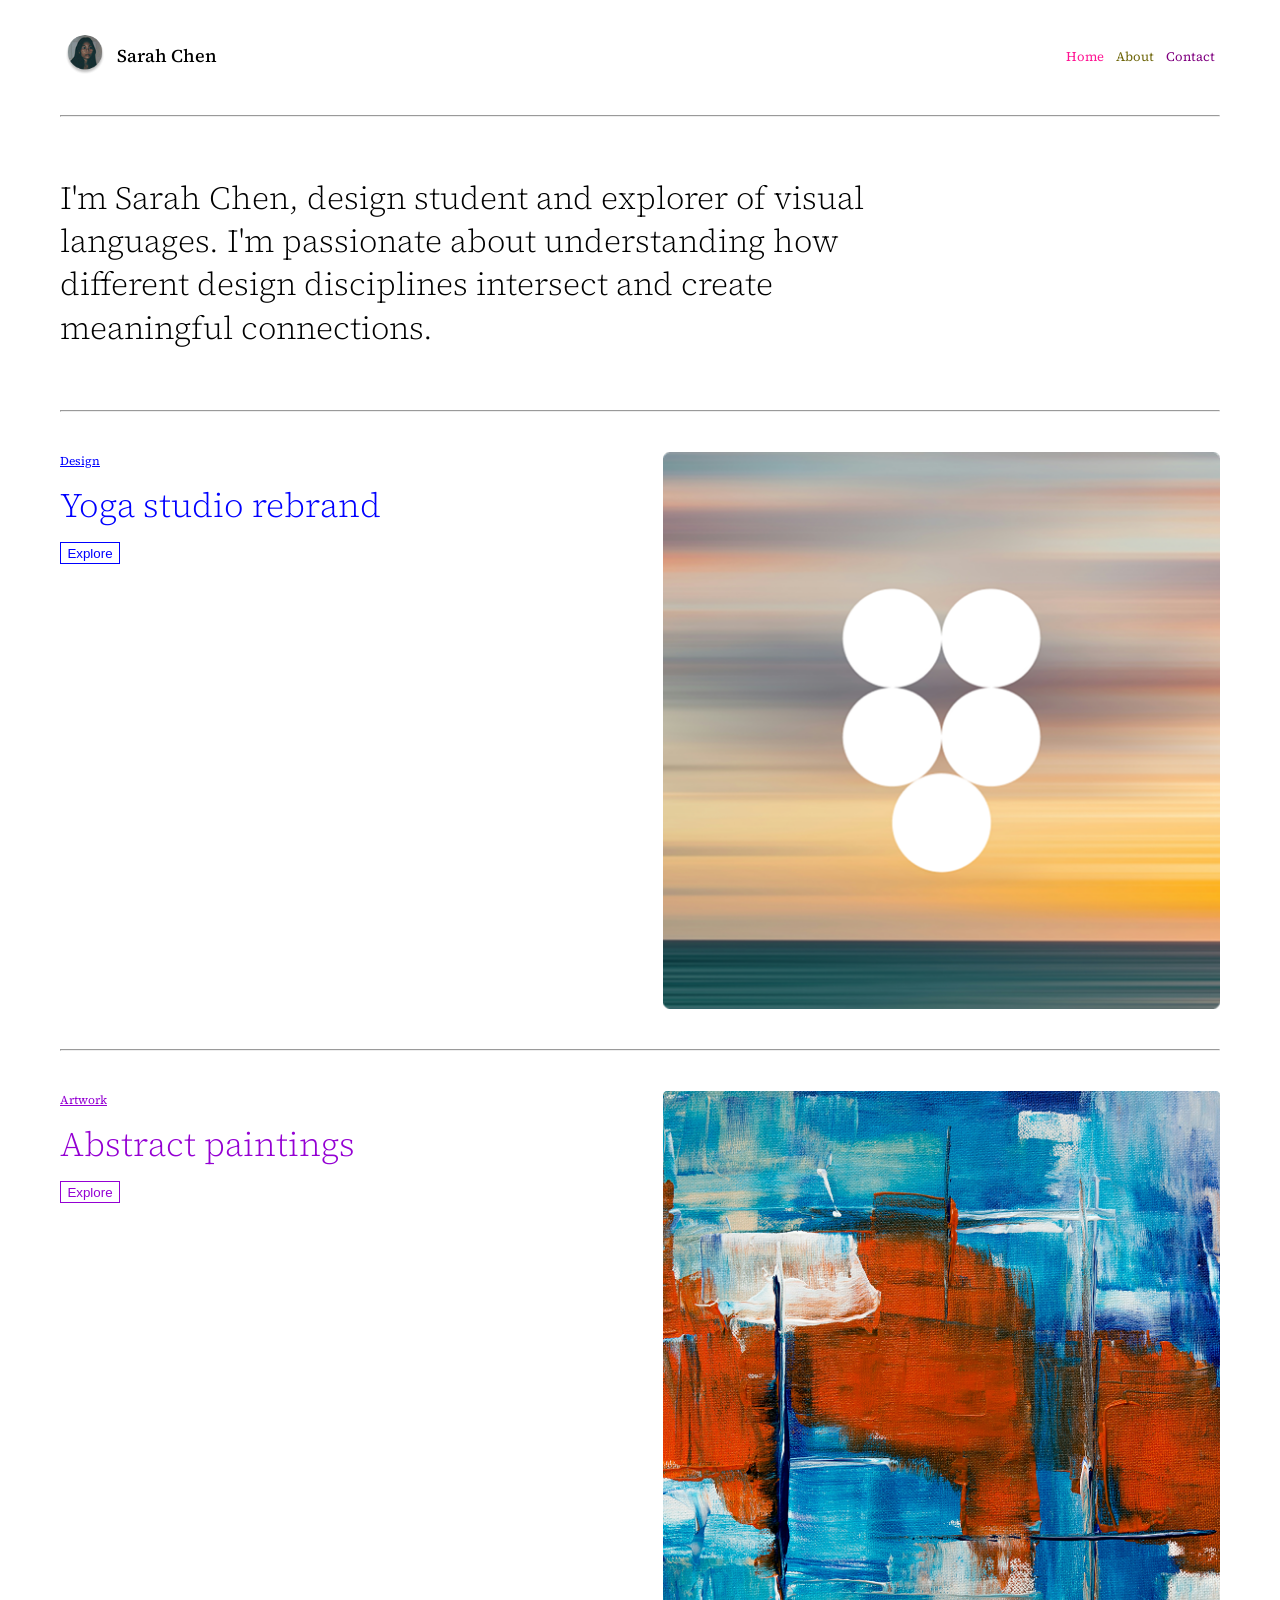
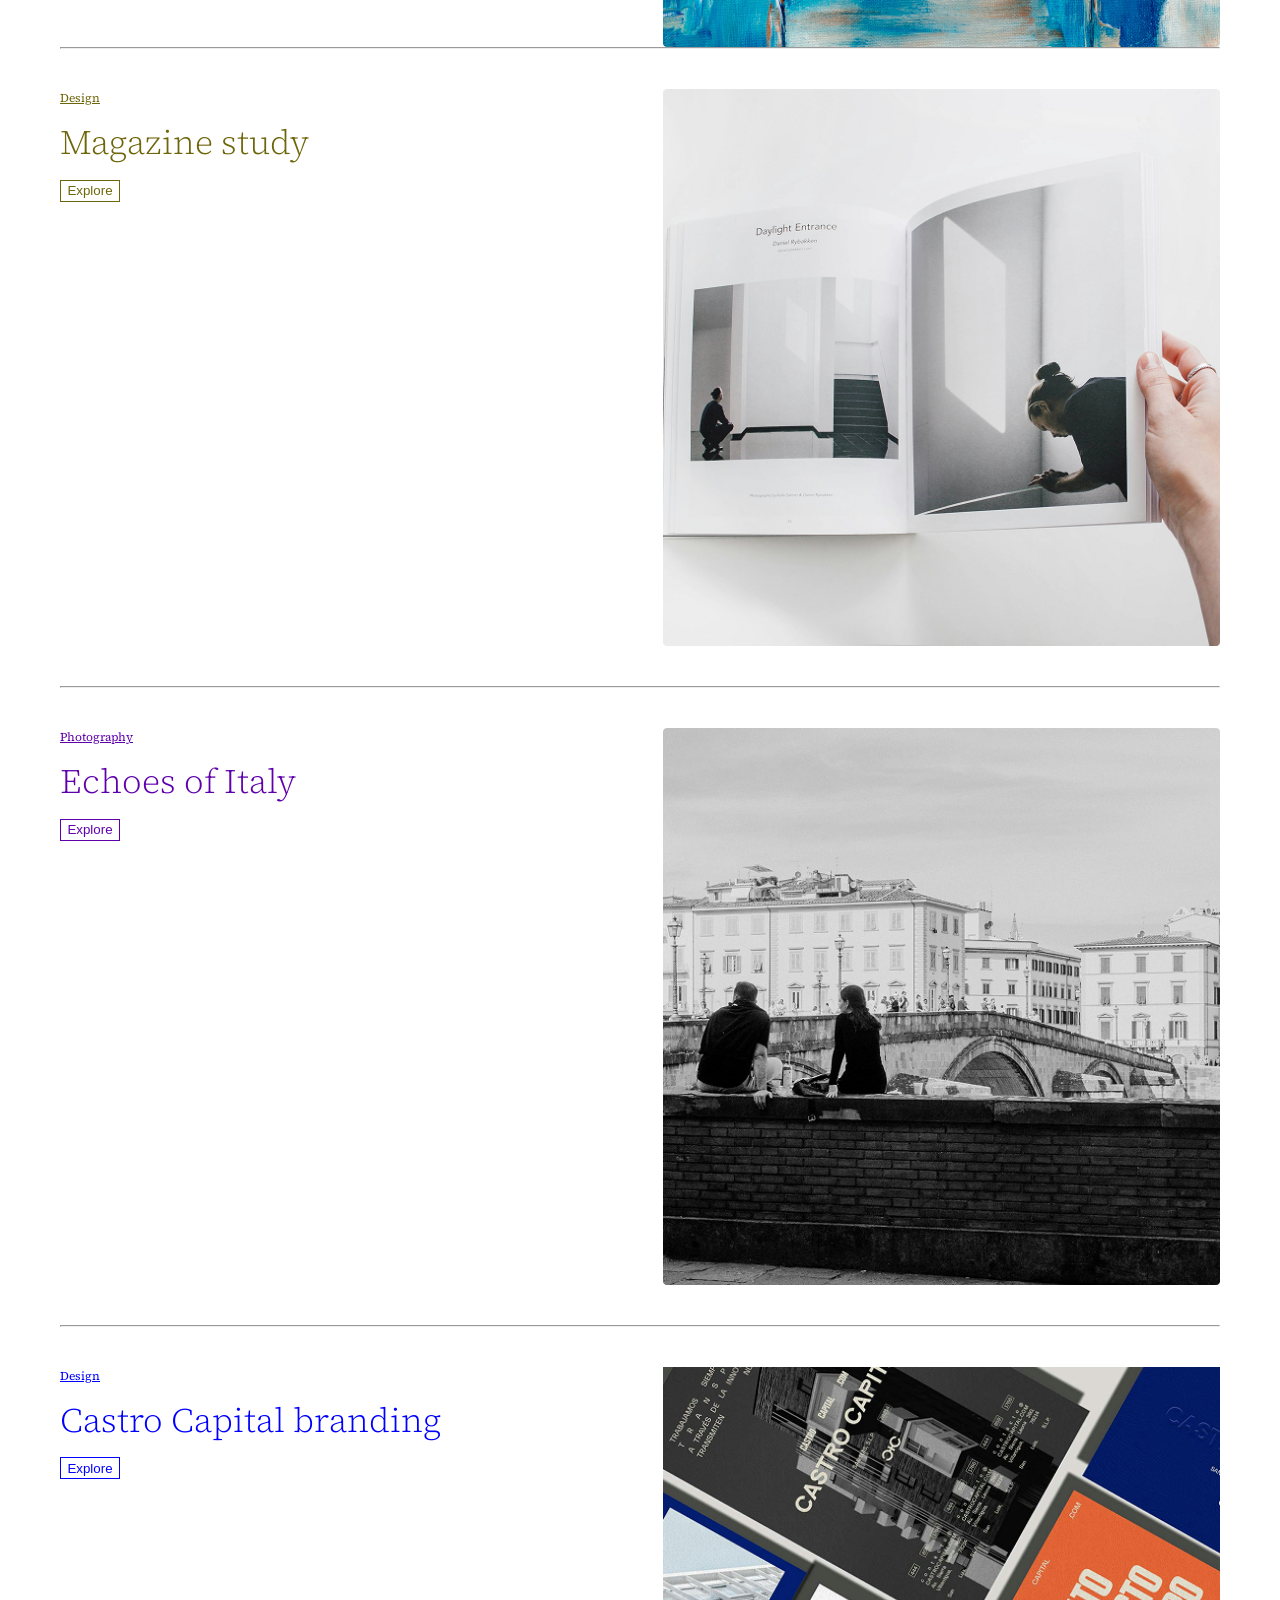
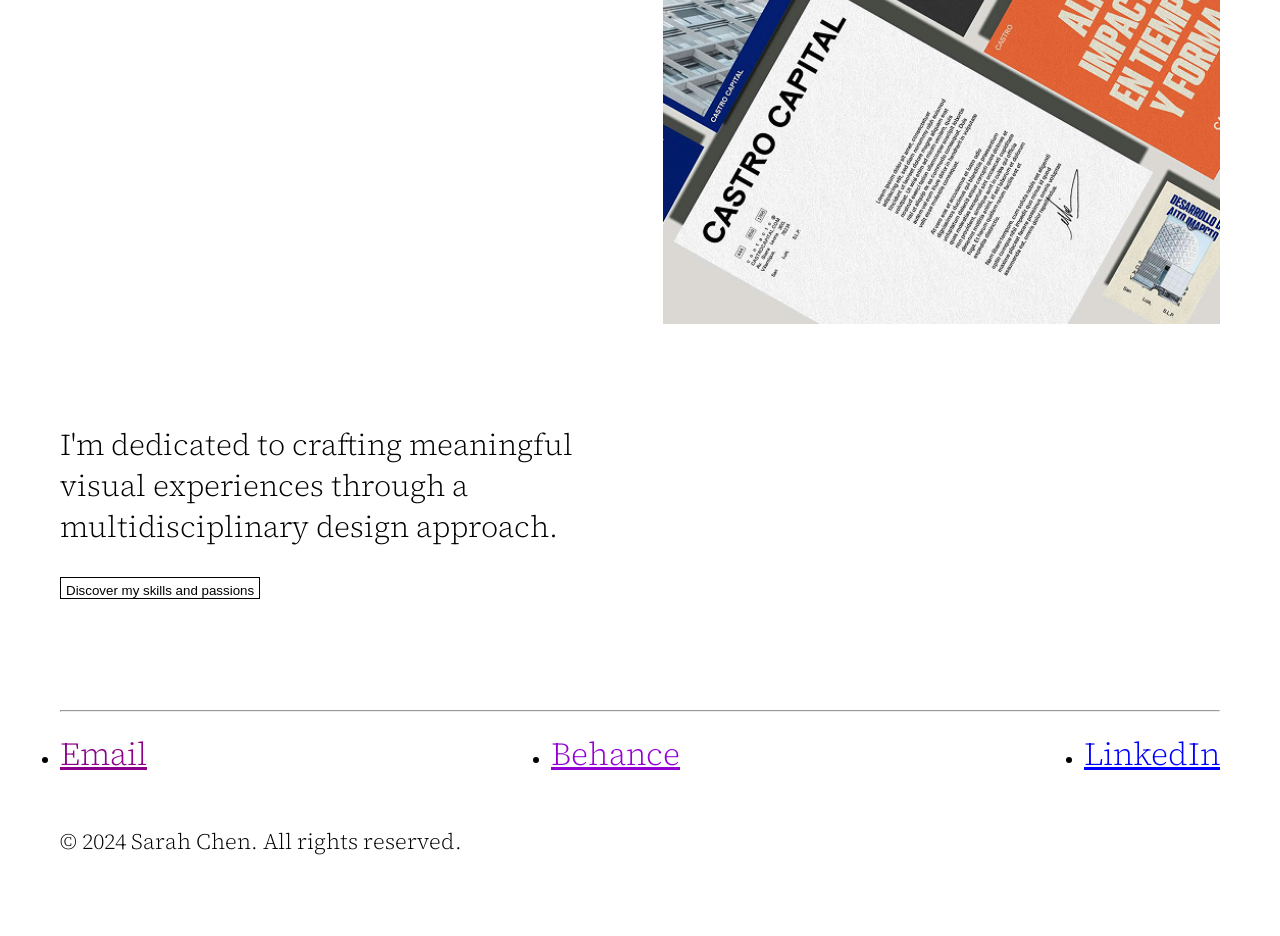
<file: index.html>
<!DOCTYPE html>
<html lang>

<head>
    <meta charset="UTF-8">
    <meta name="viewport" content="width=device-width, initial-scale=1.0">
    <title>Sarah Chen</title>
    <link rel="stylesheet" href="css/styles.css">
</head>

<body>
    <header>
        <div class="header">
            <div class="profile">
                <h1 class="profile__name">Sarah Chen</h1>
                <img class="profile__image" src="assets/images/fotoperfil.png">
            </div>
            <nav class="nav">
                <ul>
                    <li><a class="nav__home" href="index.html">Home</a></li>
                    <li><a class="nav__about" href="about.html">About</a></li>
                    <li><a class="nav__contact" href="mailto:carguirbar@gmail.com">Contact</a></li>
                </ul>
            </nav>
        </div>
    </header>
    <main>
        <hr>
        <p class="Descripción">I'm Sarah Chen, design student and explorer of visual languages. I'm passionate about
            understanding how
            different design disciplines intersect and create meaningful connections.</p>
        <hr>
        <section class="section">
            <article>
                <div class="sectionYoga">
                    <p class="sectionMiniTitle"><ins>Design</ins></p>
                    <h2 class="sectionTitle">Yoga studio rebrand</h2>
                    <a href="project.html">
                        <input class="button1" type="button" value="Explore">
                    </a>
                </div>
                <img class="sectionImage" src="assets/images/YOGA.png" width="400PX" height="500PX">
            </article>
        </section>
        <hr>
        <section class="section">
            <article>
                <div class="sectionPainting">
                    <p class="sectionMiniTitle"><ins>Artwork</ins></p>
                    <h2 class="sectionTitle">Abstract paintings</h2>
                    <a href="project.html">
                        <input class="button2" type="button" value="Explore">
                    </a>
                </div>
                <img class="sectionImage" src="assets/images/pintura.png" width="400PX" height="500PX">
                <!-- Se puede usar un input type="button" o simplemente input button -->
            </article>
            <hr>
            <section class="section">
                <article>
                    <div class="sectionMagazine">
                        <p class="sectionMiniTitle"><ins>Design</ins></p>
                        <h2 class="sectionTitle">Magazine study</h2>
                    <a href="project.html">
                        <input class="button3" type="button" value="Explore">
                    </a>
                    </div>
                    <img class="sectionImage" src="assets/images/Design.png" width="400PX" height="500PX">
                </article>
            </section>
            <hr>
            <section class="section">
                <article>
                    <div class="sectionItaly">
                        <p class="sectionMiniTitle"><ins>Photography</ins></p>
                        <h2 class="sectionTitle">Echoes of Italy</h2>
                        <a href="project.html">
                            <input class="button4" type="submit" value="Explore">
                        </a>
                    </div>
                    <img class="sectionImage" src="assets/images/Italy.png" width="400PX" height="500PX">
                </article>
            </section>
            <hr>
            <section class="section">
                <article>
                    <div class="sectionCastro">
                        <p class="sectionMiniTitle"><ins>Design</ins></p>
                        <h2 class="sectionTitle">Castro Capital branding</h2>
                        <a href="project.html">
                            <input class="button5" type="submit" value="Explore">
                        </a>
                    </div>
                    <img class="sectionImage" src="assets/images/Rectangle1.png" width="400PX" height="500PX">
                </article>
            </section>
            <div class="UltimaSeccion">
                <p class="Description2">I'm dedicated to crafting meaningful visual experiences through a
                    multidisciplinary design approach.</p>
                <a href="project.html">
                    <input class="button6" type="submit" value="Discover my skills and passions">
                </a>
            </div>
        </section>
        <hr>
    </main>
    <footer>
        <nav class="footer">
            <ul class="footerNav">
                <li><a class="footerEmail" href="mailto:carguirbar@gmail.com">Email</a></li>
                <li><a class="footerBehance" href="https://www.behance.net/">Behance</a></li>
                <li><a class="footerLinkedIn" href="https://es.linkedin.com/">LinkedIn</a></li>
            </ul>
        </nav>
        <p class="copyrightText">© 2024 Sarah Chen. All rights reserved.</p>
    </footer>
</body>

</html>
</file>
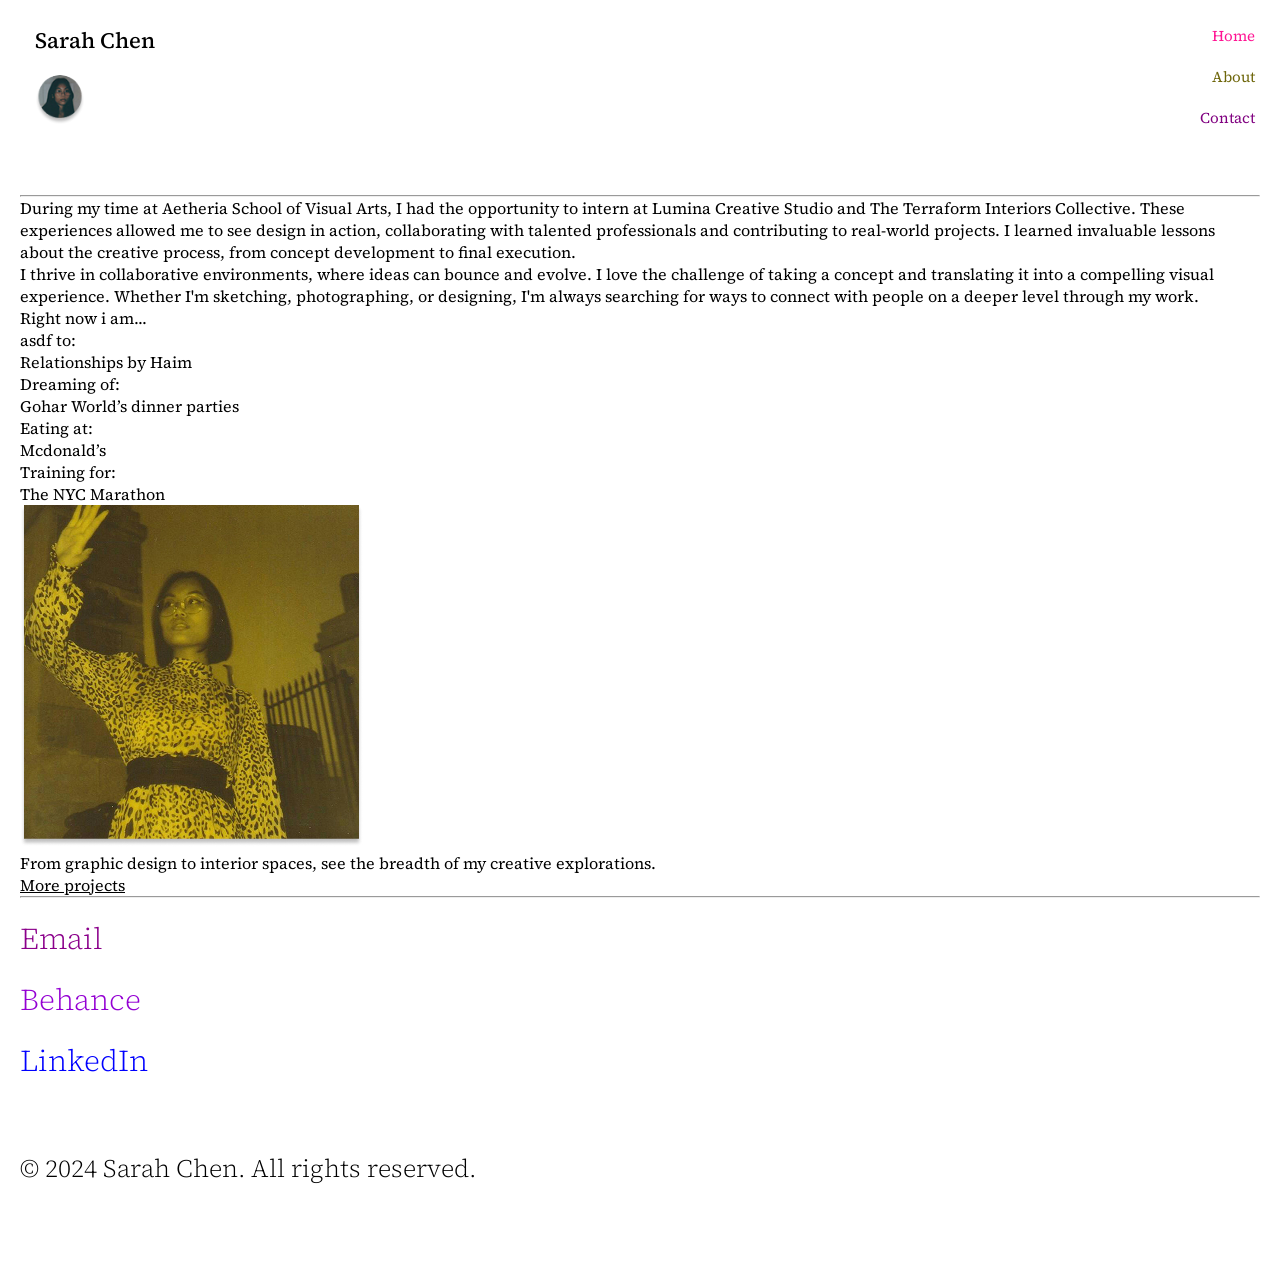
<file: about.html>
<!DOCTYPE html>
<html>
    <head>
        <meta charset="UTF-8" />
    <meta name="viewport" content="width=device-width, initial-scale=1.0">
    <title>/about</title>
    <link rel="stylesheet" href="css/styles2.css">
    </head>
    <body>
        <header>
        <div class="header">
            <div class="profile">
                <h1 class="profile__name">Sarah Chen</h1>
                <img class="profile__image" src="assets/images/fotoperfil.png">
            </div>
            <nav class="nav">
                <ul>
                    <li class="nav__home"><a class="nav__home" href="index.html">Home</a></li>
                    <li class="nav__about"><a class="nav__about" href="about.html">About</a></li>
                    <li class="nav__contact"><a class="nav__contact" href= "mailto: carguirbar@gmail.com">Contact</a></li>
                </ul>
            </nav>
        </div>
        <main>
            <hr>
            <div>
                <p>During my time at Aetheria School of Visual Arts, I had the opportunity to intern at Lumina Creative Studio and The Terraform Interiors Collective. These experiences allowed me to see design in action, collaborating with talented professionals and contributing to real-world projects. I learned invaluable lessons about the creative process, from concept development to final execution.</p>
                <p> I thrive in collaborative environments, where ideas can bounce and evolve. I love the challenge of taking a concept and translating it into a compelling visual experience. Whether I'm sketching, photographing, or designing, I'm always searching for ways to connect with people on a deeper level through my work.</p>
            </div>
            <div>
                <p>Right now i am...</p>
            </div>
            <div>
                <p>asdf to:</p>  
                <p>Relationships by Haim</p>
            </div>
            <div>
                <p>Dreaming of:</p>
                <p>Gohar World’s dinner parties</p>
            </div>
            <div>
                <p>Eating at:</p>
                <p>Mcdonald’s</p>
            </div>
            <div>
                <p>Training for:</p>
                <p>The NYC Marathon</p>
                <img src="assets3\AboutTraining.png">
            </div>
            <section>
            <article>
                <p>From graphic design to interior spaces, see the breadth of my creative explorations.</p>
                <p class="sectionMiniTitle"><ins>More projects</ins></p>
            </article>
        </section>
        <hr>
        </main>
    </header>
    <footer>
        <nav class="footer">
            <ul class="footerNav">
                <p class="footerEmail"><a class="footerEmail" href="Email.html">Email</a></li>
                </p>
                <p class="footerBehance"><a class="footerBehance" href="Behance.html">Behance</a></li>
                </p>
                <p class="footerLinkedIn"><a class="footerLinkedIn" href="LikedIn.html">LinkedIn</a></li>
                </p>
            </ul>
        </nav>
        <p class="copyrightText">© 2024 Sarah Chen. All rights reserved.</p>
    </footer>
    </body>
</html>
</file>
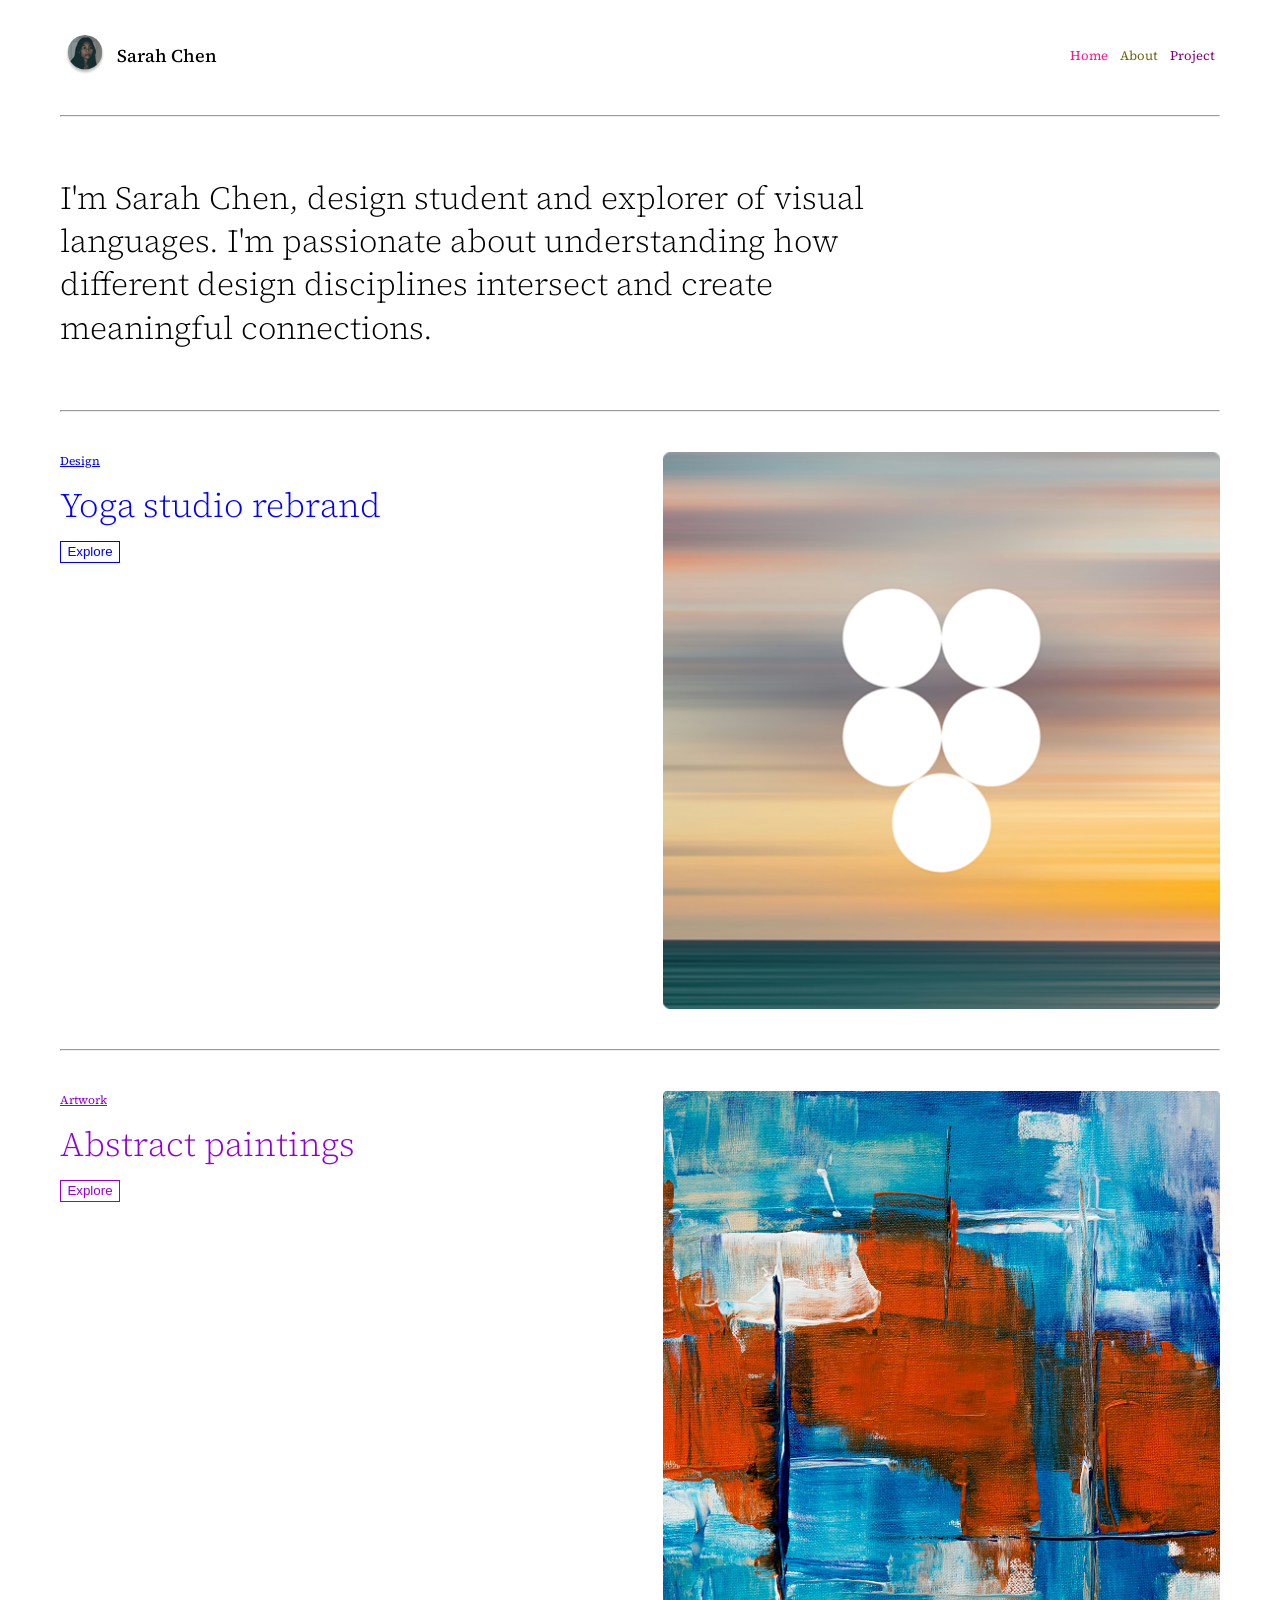
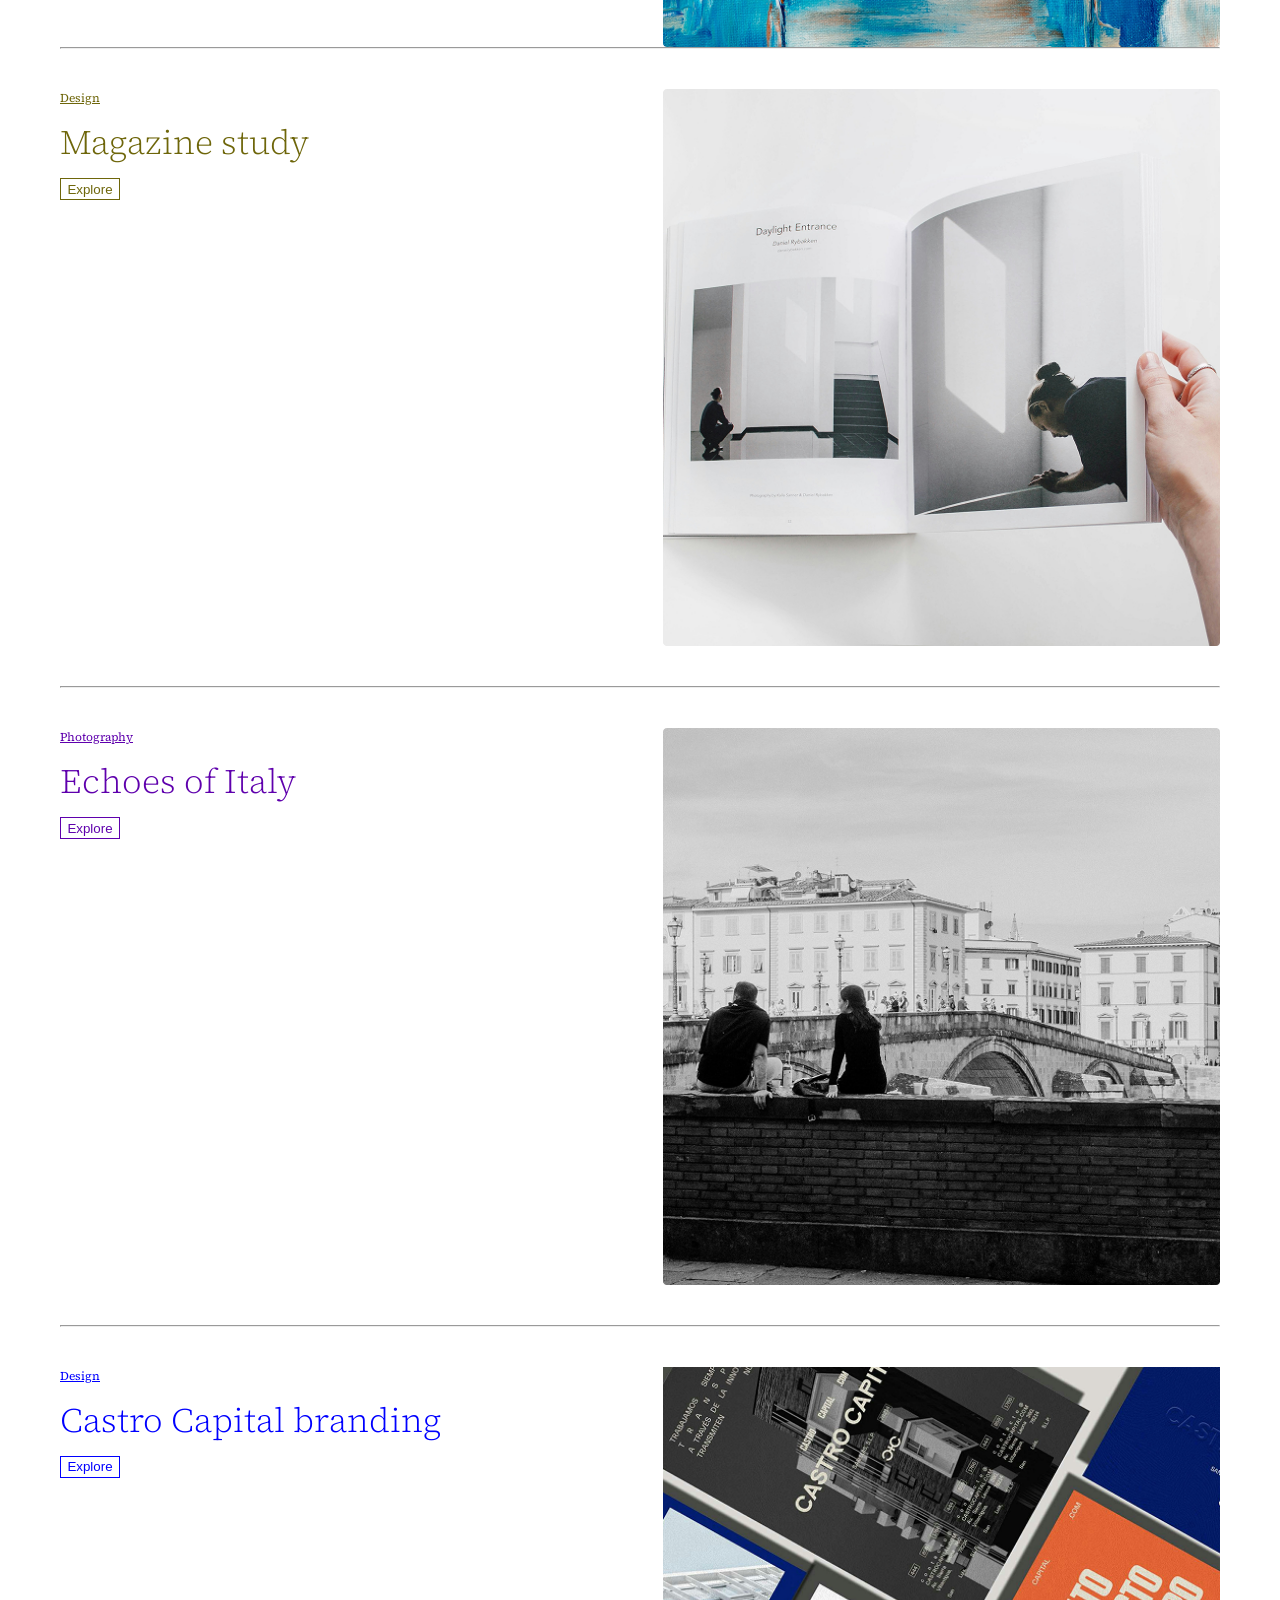
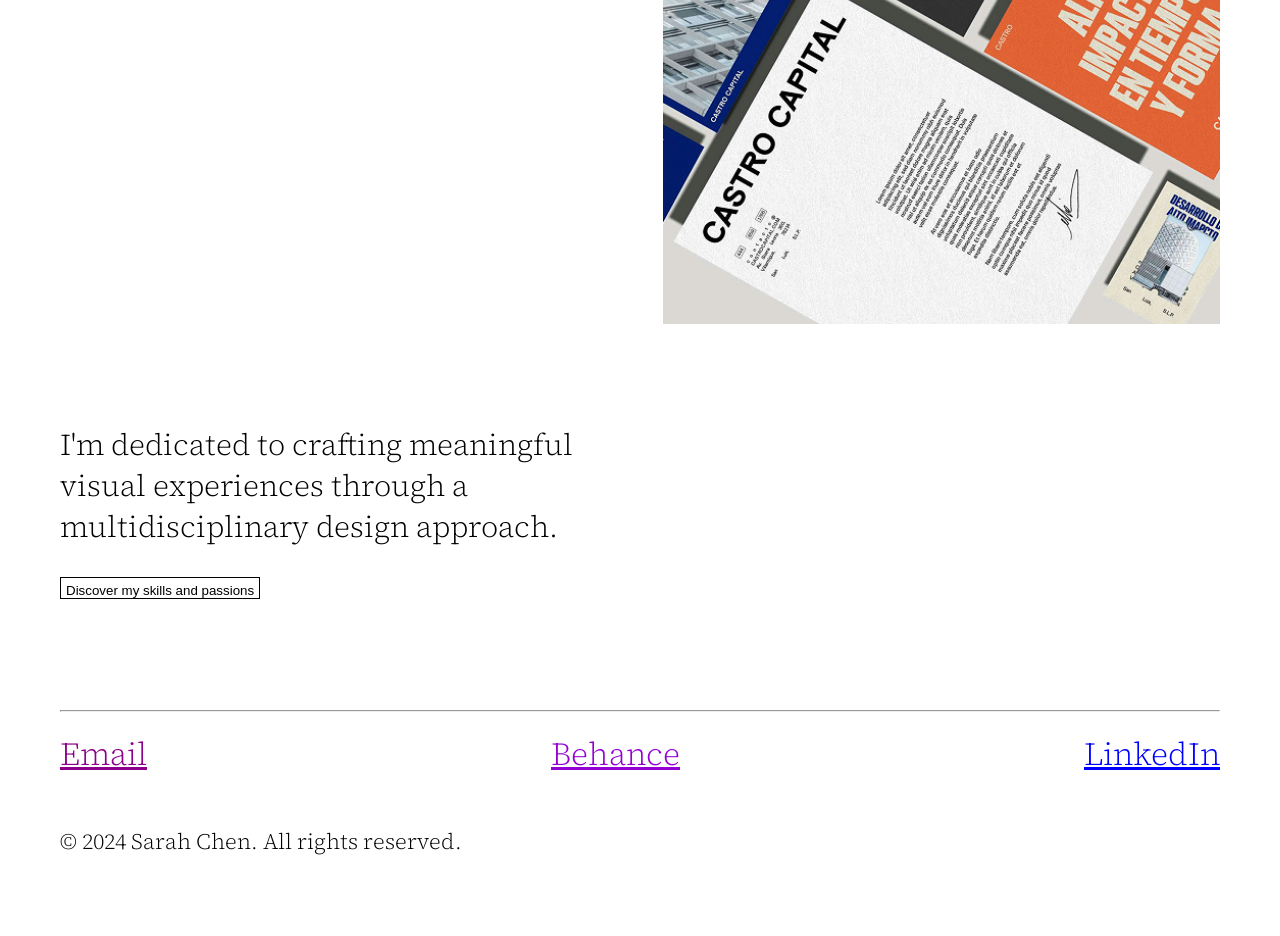
<file: home.html>
<!DOCTYPE html>
<html lang>

<head>
    <meta charset="UTF-8">
    <meta name="viewport" content="width=device-width, initial-scale=1.0">
    <title>Sarah Chen</title>
    <link rel="stylesheet" href="css/styles.css">
</head>

<body>
    <header>
        <div class="header">
            <div class="profile">
                <h1 class="profile__name">Sarah Chen</h1>
                <img class="profile__image" src="assets/images/fotoperfil.png">
            </div>
            <nav class="nav">
                <ul>
                    <li class="nav__home"><a class="nav__home" href="home.html">Home</a></li>
                    <li class="nav__about"><a class="nav__about" href="about.html">About</a></li>
                    <li class="nav__contact"><a class="nav__contact" href="project.html">Project</a></li>
                </ul>
            </nav>
        </div>
    </header>
    <main>
        <hr>
        <p class="Descripción">I'm Sarah Chen, design student and explorer of visual languages. I'm passionate about
            understanding how
            different design disciplines intersect and create meaningful connections.</p>
        <hr>
        <section class="section">
            <article>
                <div class="sectionYoga">
                    <p class="sectionMiniTitle"><ins>Design</ins></p>
                    <h2 class="sectionTitle">Yoga studio rebrand</h2>
                    <input class="button1" type="submit" value="Explore">
                </div>
                <img class="sectionImage" src="assets/images/YOGA.png" width="400PX" height="500PX">
            </article>
        </section>
        <hr>
        <section class="section">
            <article>
                <div class="sectionPainting">
                    <p class="sectionMiniTitle"><ins>Artwork</ins></p>
                    <h2 class="sectionTitle">Abstract paintings</h2>
                    <input class="button2" type="submit" value="Explore">
                </div>
                <img class="sectionImage" src="assets/images/pintura.png" width="400PX" height="500PX">
                <!-- Se puede usar un input type="button" o simplemente input button -->
            </article>
            <hr>
            <section class="section">
                <article>
                    <div class="sectionMagazine">
                        <p class="sectionMiniTitle"><ins>Design</ins></p>
                        <h2 class="sectionTitle">Magazine study</h2>
                        <input class="button3" type="submit" value="Explore">
                    </div>
                    <img class="sectionImage" src="assets/images/Design.png" width="400PX" height="500PX">
                </article>
            </section>
            <hr>
            <section class="section">
                <article>
                    <div class="sectionItaly">
                        <p class="sectionMiniTitle"><ins>Photography</ins></p>
                        <h2 class="sectionTitle">Echoes of Italy</h2>
                        <input class="button4" type="submit" value="Explore">
                    </div>
                    <img class="sectionImage" src="assets\images\Italy.png" width="400PX" height="500PX">
                </article>
            </section>
            <hr>
            <section class="section">
                <article>
                    <div class="sectionCastro">
                        <p class="sectionMiniTitle"><ins>Design</ins></p>
                        <h2 class="sectionTitle">Castro Capital branding</h2>
                        <input class="button5" type="submit" value="Explore">
                    </div>
                    <img class="sectionImage" src="assets/images/Rectangle 1.png" width="400PX" height="500PX">
                </article>
            </section>
            <div class="UltimaSeccion">
                <p class="Description2">I'm dedicated to crafting meaningful visual experiences through a
                    multidisciplinary design approach.</p>
                <input class="button6" type="submit" value="Discover my skills and passions">
            </div>
        </section>
        <hr>
    </main>
    <footer>
        <nav class="footer">
            <ul class="footerNav">
                <p class="footerEmail"><a class="footerEmail" href="Email.html">Email</a></li>
                </p>
                <p class="footerBehance"><a class="footerBehance" href="Behance.html">Behance</a></li>
                </p>
                <p class="footerLinkedIn"><a class="footerLinkedIn" href="LikedIn.html">LinkedIn</a></li>
                </p>
            </ul>
        </nav>
        <p class="copyrightText">© 2024 Sarah Chen. All rights reserved.</p>
    </footer>
</body>

</html>
</file>
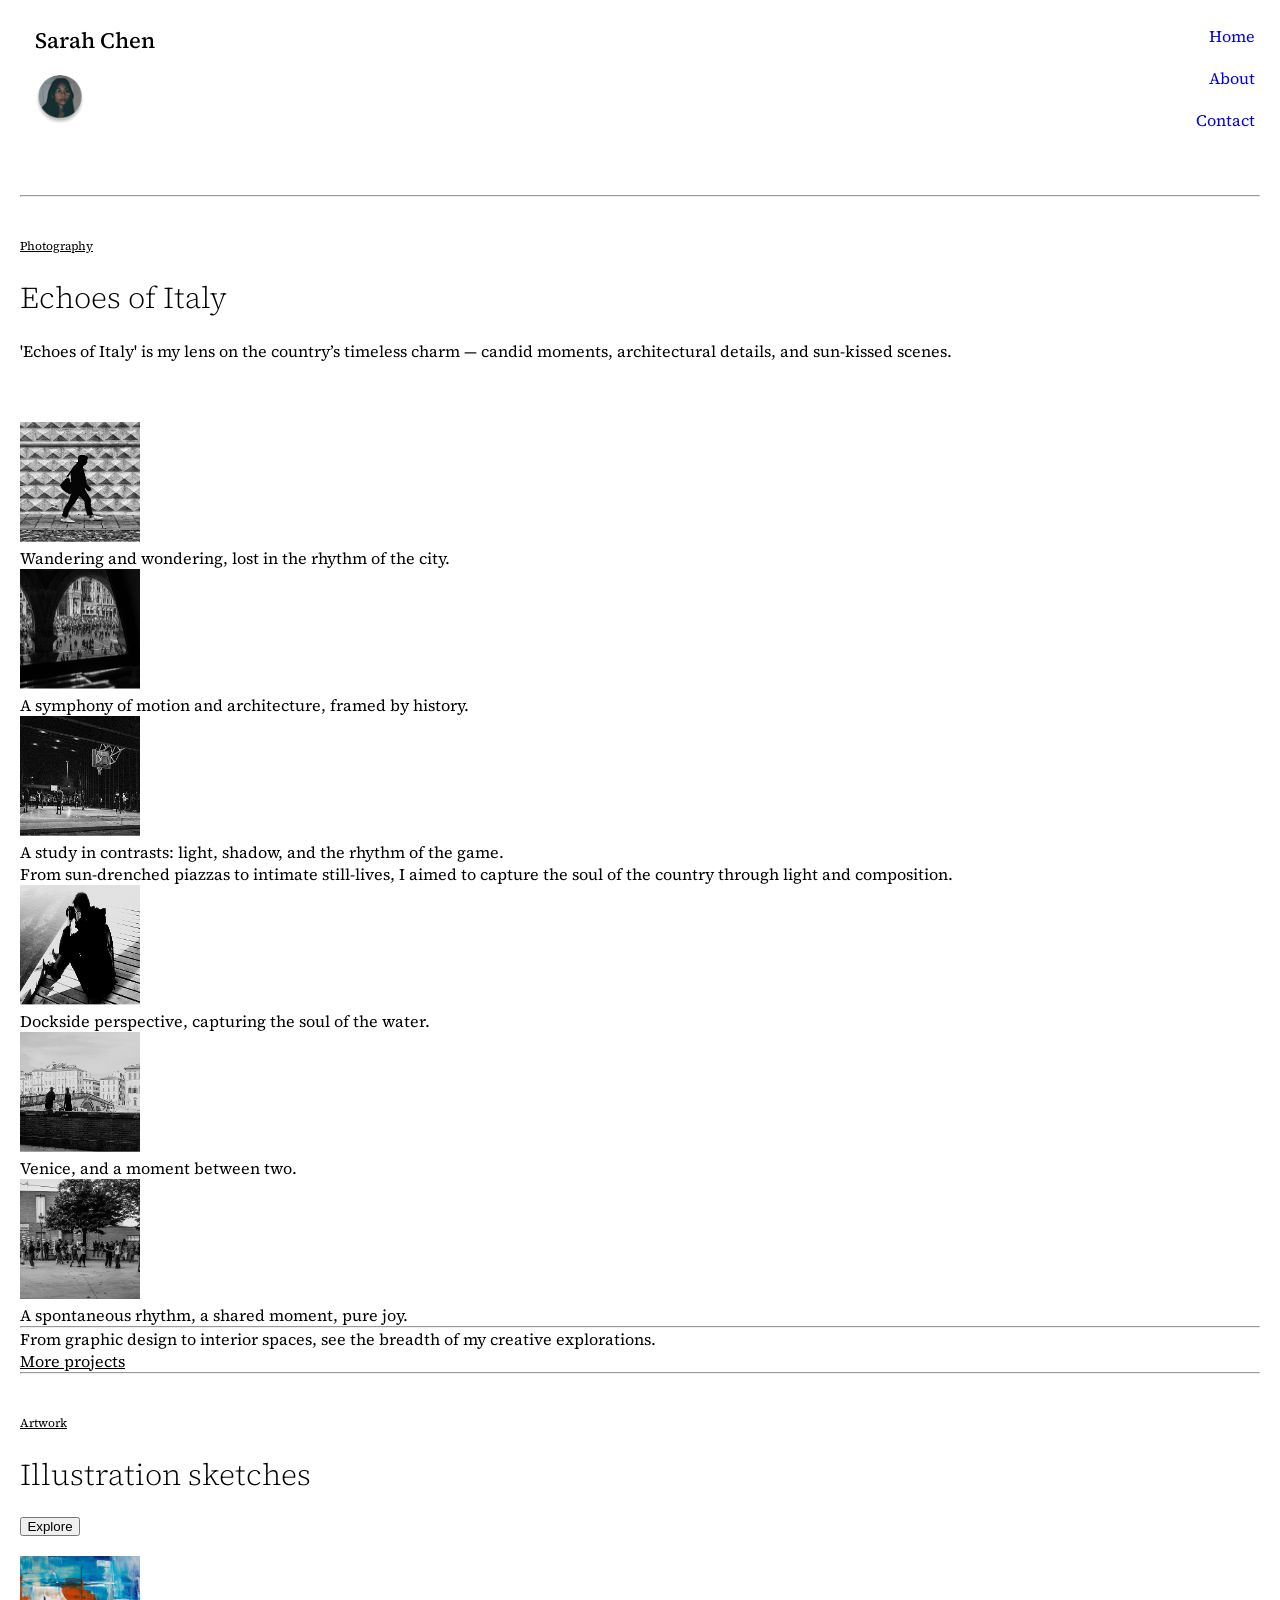
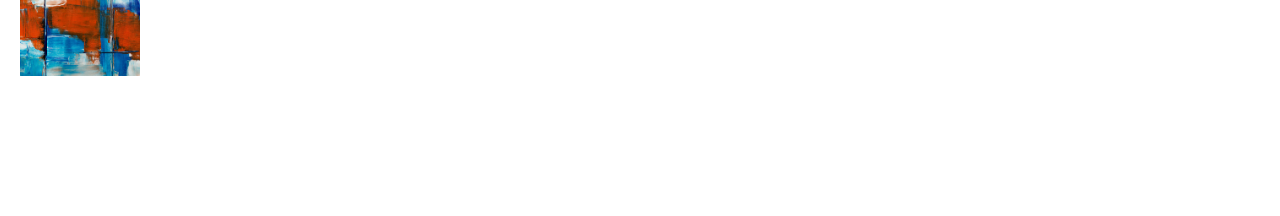
<file: index2.html>
<!DOCTYPE html>
<html>
  <head>
    <meta charset="UTF-8" />
    <meta name="viewport" content="width=device-width, initial-scale=1.0">
    <title>/project</title>
    <link rel="stylesheet" href="css/styles2.css">
    <style>
        
       
    </style>
  </head>
  <body>
    <header>
        <div class="header">
            <div class="profile">
                <h1 class="profile__name">Sarah Chen</h1>
                <img class="profile__image"src="assets/images/fotoperfil.png">
            </div>
            <nav class="nav">
                <ul>
                    <li><a href="home.html">Home</a></li>
                    <li><a href="about.html">About</a></li>
                    <li><a href="contact.html">Contact</a></li>
                </ul>
            </nav>
        </div>
    </header>
    <main>
        <hr>
        <section>
            <article class="section">
                <p class="sectionMiniTitle"><ins>Photography</ins></p>
                <h2 class="sectionTitle">Echoes of Italy</h2>
                <p>'Echoes of Italy' is my lens on the country’s timeless charm — candid moments, architectural details, and sun-kissed scenes. </p>
            </article>
        </section>
        <section>
            <article>
            <img SRC="assets2\Foto1.png" width="120PX" height="120PX">
            <p>Wandering and wondering, lost in the rhythm of the city.</p>
            </article>
        </section>
        <section>
            <article>
            <img SRC="assets2\Foto2.png" width="120PX" height="120PX">
            <p>A symphony of motion and architecture, framed by history.</p>
            </article>
        </section>
        <section>
            <article>
            <img SRC="assets2\Foto3.png" width="120PX" height="120PX">
            <p>A study in contrasts: light, shadow, and the rhythm of the game.</p>
            <p>From sun-drenched piazzas to intimate still-lives, I aimed to capture the soul of the country through light and composition.</p>
            <!-- Cuidao con esto que tiene un tamaño distinto -->
            </article>
        </section>
        <section>
            <article>
            <img SRC="assets2\Foto4.png" width="120PX" height="120PX">
            <p>Dockside perspective, capturing the soul of the water.</p>
            </article>
        </section>
        <section>
            <article>
            <img SRC="assets2\Foto5.png" width="120PX" height="120PX">
            <p>Venice, and a moment between two.</p>
            </article>
        </section>
        <section>
            <article>
            <img SRC="assets2\Foto6.png" width="120PX" height="120PX">
            <p>A spontaneous rhythm, a shared moment, pure joy.</p>
            </article>
        </section>
        <hr>
        <section>
            <article>
                <p>From graphic design to interior spaces, see the breadth of my creative explorations.</p>
                <p class="sectionMiniTitle"><ins>More projects</ins></p>
            </article>
        </section>
        <hr>
        <section>
            <article class="section">
                <p class="sectionMiniTitle"><ins>Artwork</ins></p>
                <h2 class="sectionTitle">Illustration sketches</h2>
                <input class="button1"type="submit" value="Explore">
                <img SRC="assets\images\pintura.png" width="120PX" height="120PX">
            </article>
        </section>
    </main>
  </body>
</html>
</file>
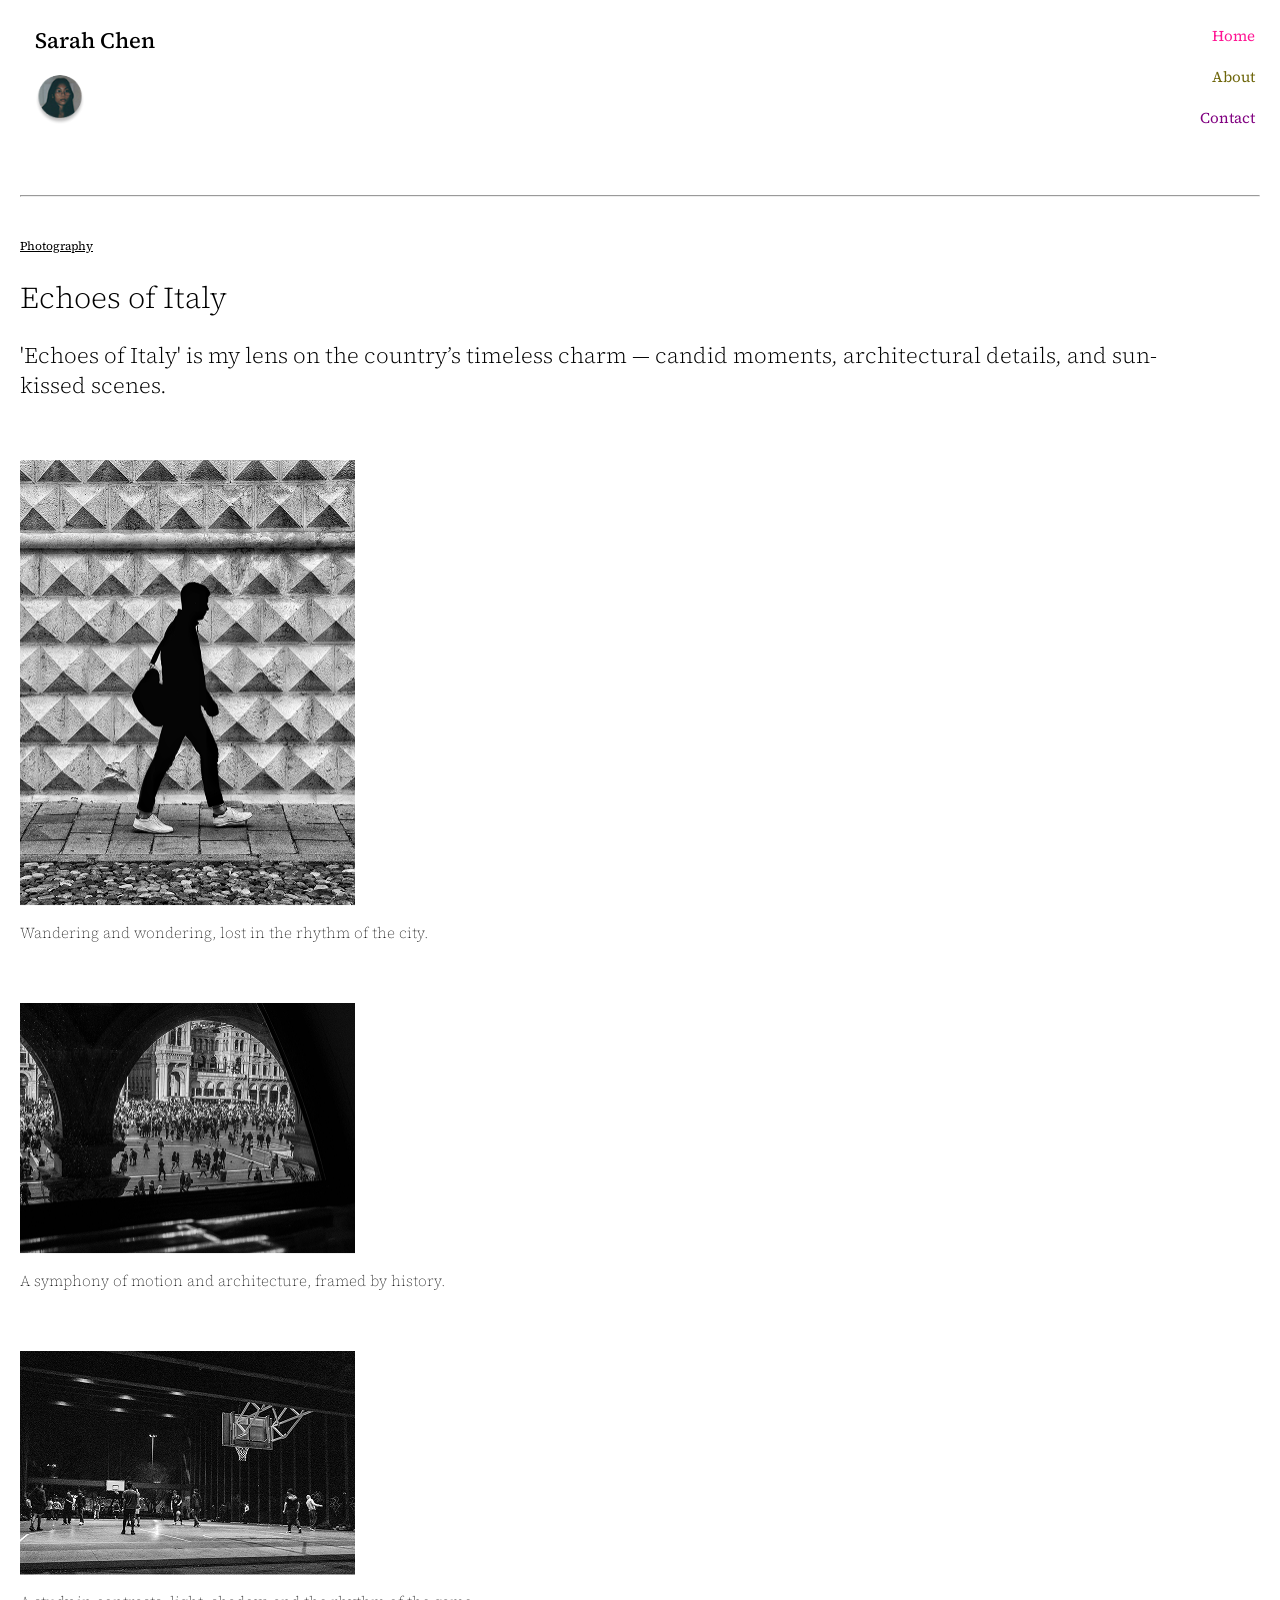
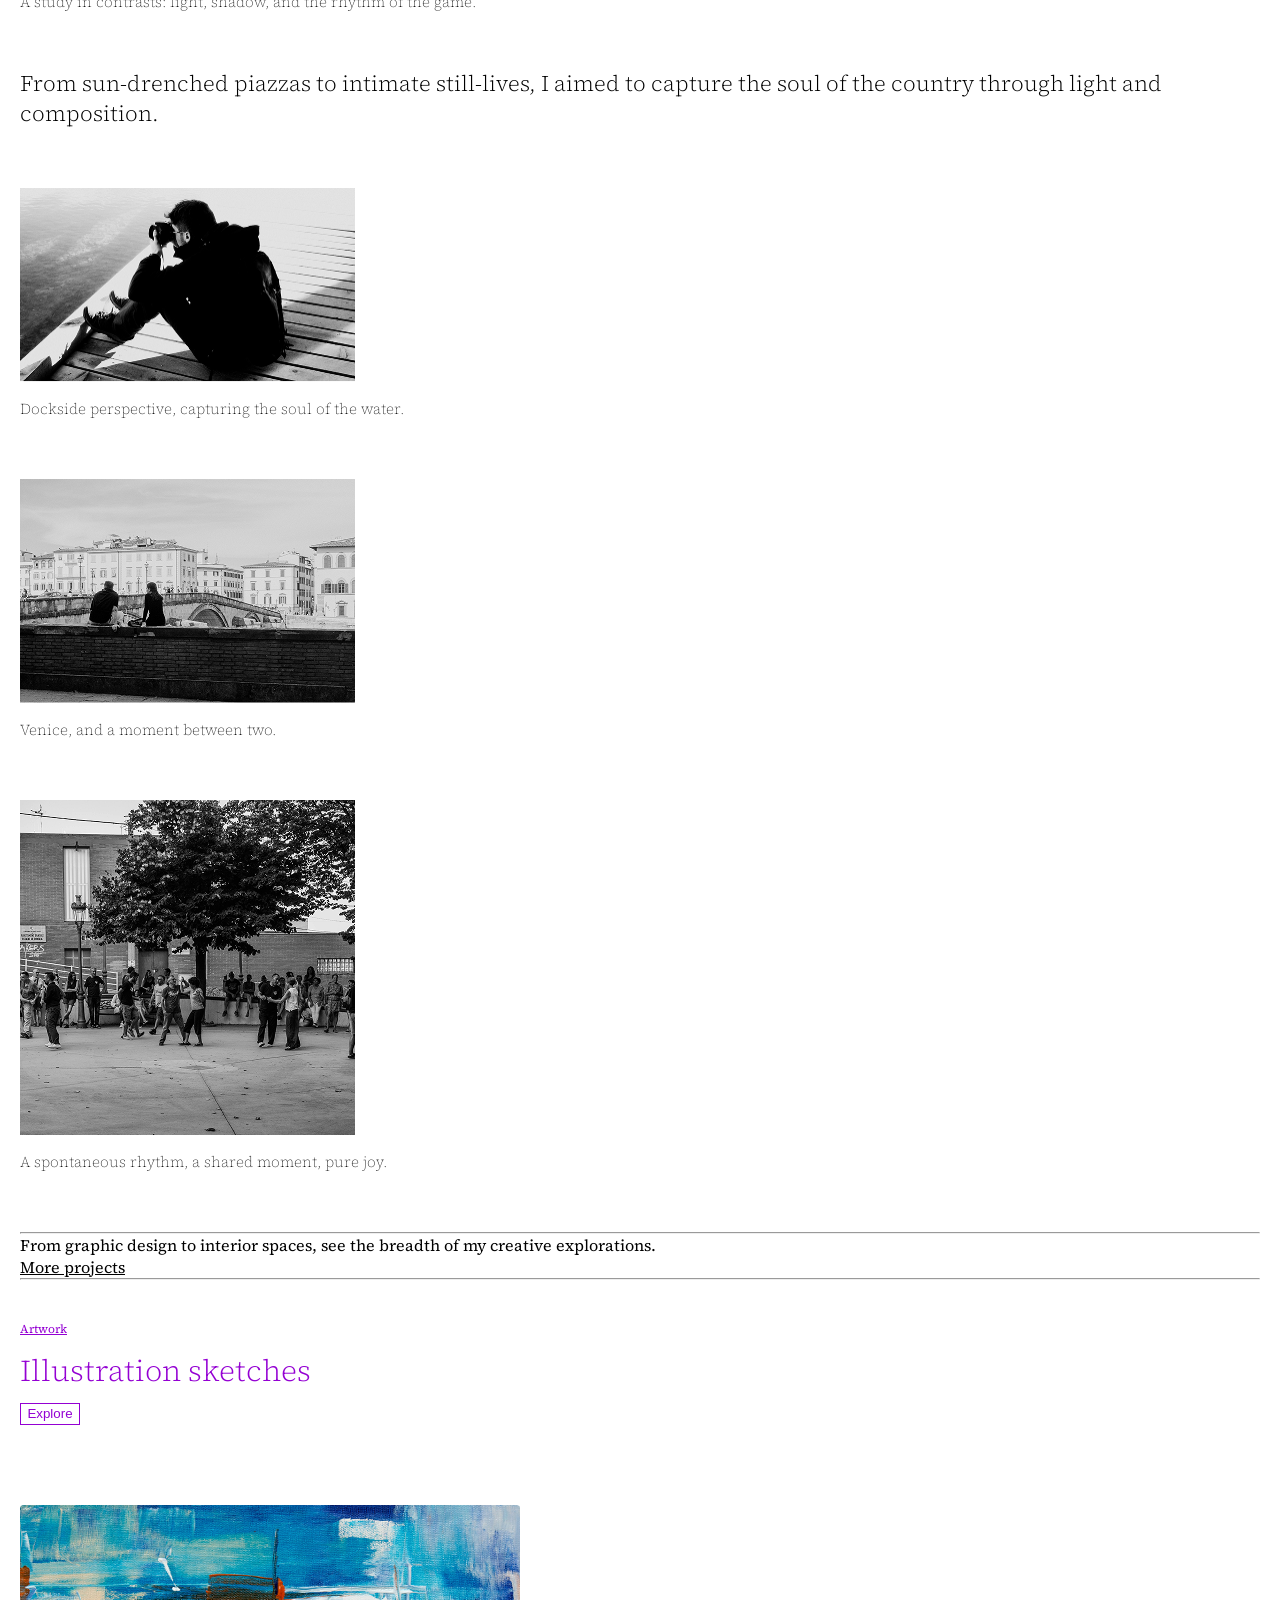
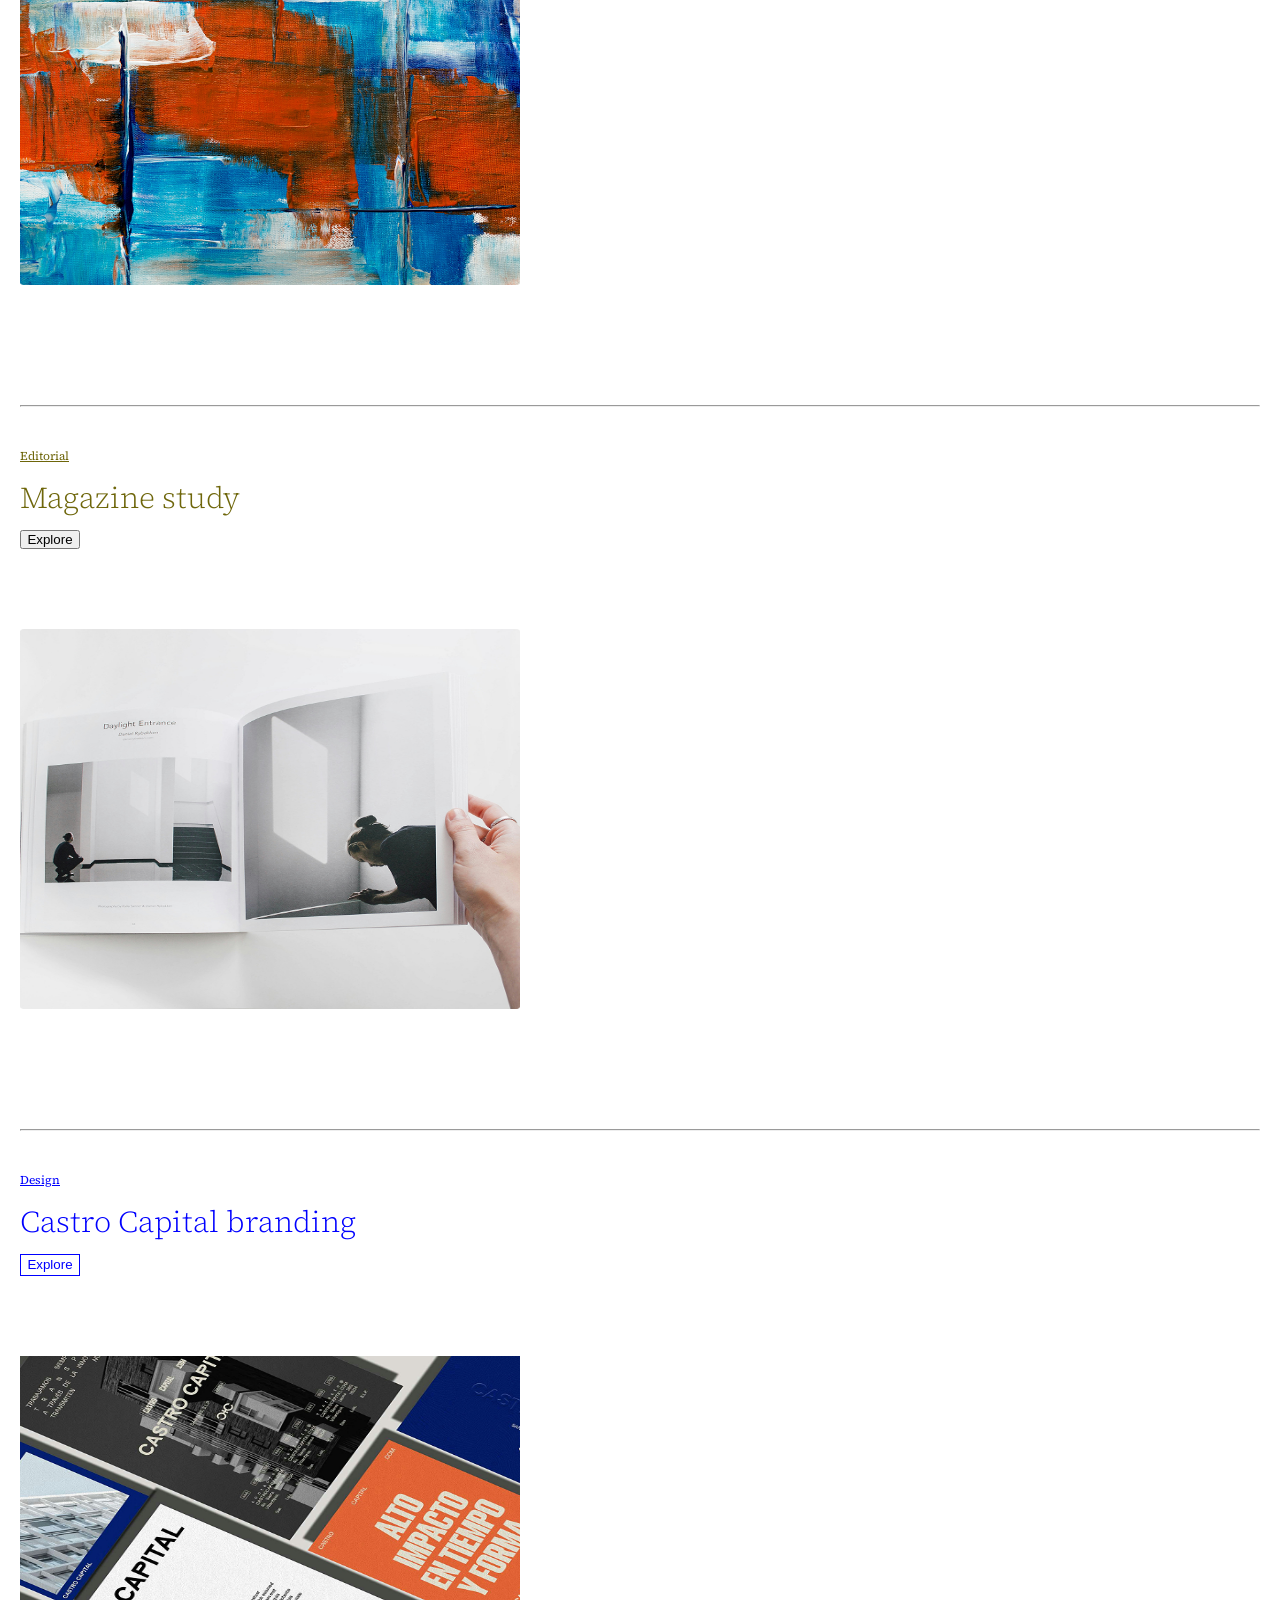
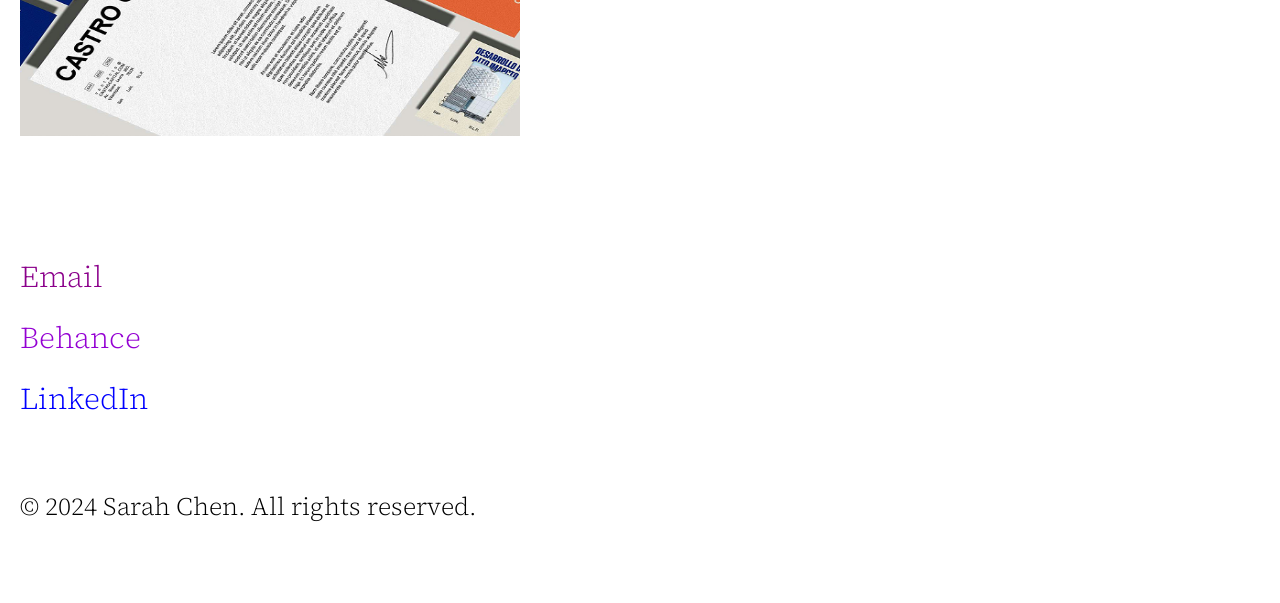
<file: project.html>
<!DOCTYPE html>
<html>
  <head>
    <meta charset="UTF-8" />
    <meta name="viewport" content="width=device-width, initial-scale=1.0">
    <title>/project</title>
    <link rel="stylesheet" href="css/styles2.css">
  </head>
  <body>
    <header>
        <div class="header">
            <div class="profile">
                <h1 class="profile__name">Sarah Chen</h1>
                <img class="profile__image" src="assets/images/fotoperfil.png">
            </div>
            <nav class="nav">
                <ul>
                    <li class="nav__home"><a class="nav__home" href="index.html">Home</a></li>
                    <li class="nav__about"><a class="nav__about" href="about.html">About</a></li>
                    <li class="nav__contact"><a class="nav__contact" href= "mailto: carguirbar@gmail.com">Contact</a></li>
                </ul>
            </nav>
        </div>
    </header>
    <main>
        <hr>
        <section>
            <article class="section">
                <p class="sectionMiniTitle"><ins>Photography</ins></p>
                <h2 class="sectionTitle">Echoes of Italy</h2>
                <p class="sectionText1">'Echoes of Italy' is my lens on the country’s timeless charm — candid moments, architectural details, and sun-kissed scenes. </p>
            </article>
        </section>
        <section>
            <article class="sectionFoto1">
            <img class="Foto1" SRC="assets2/Foto1.png" width="120PX" height="120PX">
            <p>Wandering and wondering, lost in the rhythm of the city.</p>
            </article>
        </section>
        <section>
            <article  class="sectionFoto2">
            <img class="Foto2" SRC="assets2/Foto2.png" width="120PX" height="120PX">
            <p>A symphony of motion and architecture, framed by history.</p>
            </article>
        </section>
        <section>
            <article class="sectionFoto3">
            <img class="Foto3" SRC="assets2/Foto3.png" width="120PX" height="120PX">
            <p>A study in contrasts: light, shadow, and the rhythm of the game.</p>
            <p class="sectionFoto3__Description">From sun-drenched piazzas to intimate still-lives, I aimed to capture the soul of the country through light and composition.</p>
            <!-- Cuidao con esto que tiene un tamaño distinto -->
            </article>
        </section>
        <section>
            <article class="sectionFoto4">
            <img class="Foto4" SRC="assets2/Foto4.png" width="120PX" height="120PX">
            <p>Dockside perspective, capturing the soul of the water.</p>
            </article>
        </section>
        <section>
            <article class="sectionFoto5">
            <img class="Foto5" SRC="assets2/Foto5.png" width="120PX" height="120PX">
            <p>Venice, and a moment between two.</p>
            </article>
        </section>
        <section>
            <article class="sectionFoto6">
            <img class="Foto6" SRC="assets2/Foto6.png" width="120PX" height="120PX">
            <p>A spontaneous rhythm, a shared moment, pure joy.</p>
            </article>
        </section>
        <hr>
        <section>
            <article>
                <p>From graphic design to interior spaces, see the breadth of my creative explorations.</p>
                <p class="sectionMiniTitle"><ins>More projects</ins></p>
            </article>
        </section>
        <hr>
        <section>
            <article class="section">
                <div class= "sectionPainting">
                <p class="sectionMiniTitle"><ins>Artwork</ins></p>
                <h2 class="sectionTitle">Illustration sketches</h2>
                <input class="button2"type="submit" value="Explore">
                </div>
                <img class="sectionImage" src="assets/images/pintura.png" width="500PX" height="500PX">
            </article>
        </section>
        <hr>
        <section>
            <article class="section">
                <div class="sectionMagazine">
                <p class="sectionMiniTitle"><ins>Editorial</ins></p>
                <h2 class="sectionTitle">Magazine study</h2>
                <input class="button1"type="submit" value="Explore">
                </div>
                <img class="sectionImage" src="assets/images/Design.png" width="500PX" height="500PX">
            </article>
        </section>
        <hr>
        <section>
            <article class="section">
                <div class="sectionCastro ">           
                <p class="sectionMiniTitle"><ins>Design</ins></p>
                <h2 class="sectionTitle">Castro Capital branding</h2>
                <input class="button5"type="submit" value="Explore">
                </div>
                <img class="sectionImage" src="assets/images/Rectangle1.png" width="500PX" height="500PX">
            </article>
    </main>
   <footer>
        <nav class="footer">
            <ul class="footerNav">
                <p class="footerEmail"><a class="footerEmail" href="Email.html">Email</a></li>
                </p>
                <p class="footerBehance"><a class="footerBehance" href="Behance.html">Behance</a></li>
                </p>
                <p class="footerLinkedIn"><a class="footerLinkedIn" href="LikedIn.html">LinkedIn</a></li>
                </p>
            </ul>
        </nav>
        <p class="copyrightText">© 2024 Sarah Chen. All rights reserved.</p>
    </footer>
  </body>
</html>
</file>
<file: css/styles.css>
@font-face {
  font-family: "Source Serif 4";
  src: url("../assets/fonts/Source_Serif_4/static/SourceSerif4-ExtraLight.ttf") format("truetype");
  font-weight: 200;
  font-style: normal;
}

@font-face {
  font-family: "Source Serif 4";
  src: url("../assets/fonts/Source_Serif_4/static/SourceSerif4-Light.ttf") format("truetype");
  font-weight: 300;
  font-style: normal;
}

@font-face {
  font-family: "Source Serif 4";
  src: url("../assets/fonts/Source_Serif_4/static/SourceSerif4-Regular.ttf") format("truetype");
  font-weight: 400;
  font-style: normal;
}

@font-face {
  font-family: "Source Serif 4";
  src: url("../assets/fonts/Source_Serif_4/static/SourceSerif4-Medium.ttf") format("truetype");
  font-weight: 500;
  font-style: normal;
}

@font-face {
  font-family: "Source Serif 4";
  src: url("../assets/fonts/Source_Serif_4/static/SourceSerif4-SemiBold.ttf") format("truetype");
  font-weight: 600;
  font-style: normal;
}

@font-face {
  font-family: "Source Serif 4";
  src: url("../assets/fonts/Source_Serif_4/static/SourceSerif4-Bold.ttf") format("truetype");
  font-weight: 700;
  font-style: normal;
}

@font-face {
  font-family: "Source Serif 4";
  src: url("../assets/fonts/Source_Serif_4/static/SourceSerif4-ExtraBold.ttf") format("truetype");
  font-weight: 800;
  font-style: normal;
}

@font-face {
  font-family: "Source Serif 4";
  src: url("../assets/fonts/Source_Serif_4/static/SourceSerif4-Black.ttf") format("truetype");
  font-weight: 900;
  font-style: normal;
}

:root {
  --font-main: "Source Serif 4", sans-serif;
}

* {
  margin: 0;
  padding: 0;
  box-sizing: border-box;
}

body {
  font-family: var(--font-main);
  background-color: #FFFFFF;
  padding: 20px 20px 65px 20px;
}

.header {
  display: flex;
  flex-direction: row;
  justify-content: space-between;
  align-items: top;
  margin-bottom: 70px;
  padding: 5px 5px 0px 5px;
}

.header .profile {
  display: flex;
  flex-direction: column;
  align-items: left;
  width: 100px;
}

.header .profile__name {
  font-size: 22px;
  font-weight: 500;
  padding: 0px 0px 20px 10px;
  display: flex;
  width: 400px;
}

.profile__image {
  width: 50px;
  height: 50PX;
  border-radius: 50%;
  object-fit: cover;
  margin-left: 10px;
}

nav a {
  text-decoration: none;
}

.nav__home {
  font-size: 15px;
  color: deeppink;
}

.nav__about {
  font-size: 15px;
  color: #6E660A;
}

.nav__contact {
  font-size: 15px;
  color: purple;
}

.header .nav ul {
  display: flex;
  flex-direction: column;
  align-items: end;
  gap: 20px;
  width: 37px;
  height: 16px;
}

.header .nav li {
  list-style: none;
}

.Descripción {
  display: flex;
  flex-direction: column;
  text-align: left;
  justify-content: center;
  margin: 70px 0px 70px 0px;
  width: 200px;
  width: 335px;
  height: 304px;
  font-style: normal;
  font-weight: 300;
  font-size: 28px;
  line-height: 135%;
}

.section {
  display: flex;
  flex-direction: column;
  text-align: left;
  margin: 40px 0px 40px 0px;
}

.section .sectionYoga {
  display: flex;
  flex-direction: column;
  gap: 10px;
  color: blue;
}

.button1 {
  width: 60px;
  height: 22px;
  background-color: transparent;
  border: 1px solid blue;
  color: blue;
}

.section .sectionPainting {
  display: flex;
  flex-direction: column;
  gap: 10px;
  color: darkviolet;
}

.button2 {
  width: 60px;
  height: 22px;
  background-color: transparent;
  border: 1px solid darkviolet;
  color: darkviolet;
}

.section .sectionMagazine {
  display: flex;
  flex-direction: column;
  gap: 10px;
  color: #6E660A;
}

.button3 {
  width: 60px;
  height: 22px;
  background-color: transparent;
  border: 1px solid #6E660A;
  color: #6E660A;
}

.section .sectionItaly {
  display: flex;
  flex-direction: column;
  gap: 10px;
  color: #5F00AD;
}

.button4 {
  width: 60px;
  height: 22px;
  background-color: transparent;
  border: 1px solid #5F00AD;
  color: #5F00AD;
}


.section .sectionCastro {
  display: flex;
  flex-direction: column;
  gap: 10px;
  color: blue;
}

.button5 {
  width: 60px;
  height: 22px;
  background-color: transparent;
  border: 1px solid blue;
  color: blue;
}

.section .sectionMiniTitle {
  font-weight: 400;
  font-size: 12px;
  line-height: 1.5em;
}

.section .sectionTitle {
  font-weight: 300;
  font-size: 30px;
  line-height: 1.5em;
}

.button6 {
  width: 200px;
  height: 22px;
  padding: 5px 5px 5px 5px;
  background-color: transparent;
  border: 1.5px solid black;
}

.sectionImage {
  padding-top: 40px;
  padding-bottom: 80px;
}

.UltimaSeccion {
  padding-top: 25px;
  padding-bottom: 70px;
}

.Description2 {
  padding-bottom: 30px;
  font-weight: 300;
  font-size: 25px;
}
.footer a{
list-style: none;
}

.footerNav {
  display: flex;
  flex-direction: column;
  align-items: begin;
  gap: 20px;
  margin-top: 20px;
  margin-bottom: 70px;
}

.footerEmail {
  font-size: 30px;
  font-weight: 300;
  color: darkmagenta;
}

.footerBehance {
  font-size: 30px;
  font-weight: 300;
  color: darkviolet;
}

.footerLinkedIn {
  font-size: 30px;
  font-weight: 300;
  color: blue;
}

.copyrightText {
  font-size: 25px;
  font-weight: 300;
  color: black;
}



/* =========================================================
   TABLET: a partir de 768px
   ========================================================= */
@media (min-width: 768px) {

  body {
    padding: 30px 40px 65px 40px;
  }

  /* ---------- HEADER ---------- */
  .header {
    align-items: center;
    margin-bottom: 40px;
  }

  .header .profile {
    flex-direction: row;
    align-items: center;
    gap: 12px;
    width: auto;
  }

  .profile__image {
    order: -1;            
    margin-left: 0;
    width: 40px;
    height: 40px;
  }

  .header .profile__name {
    width: auto;
    padding: 0;
    font-size: 18px;
  }

  .header .nav ul {
    flex-direction: row;
    align-items: center;
    gap: 12px;
    width: auto;
    height: auto;
  }

  .nav__home,
  .nav__about,
  .nav__contact{
    font-size: 13px;
  }

  /* ---------- DESCRIPCIÓN PRINCIPAL ---------- */
  .Descripción {
    width: 100%;
    max-width: 560px;
    height: auto;
    margin: 40px 0;
    font-size: 26px;
  }

  /* ---------- PROYECTOS: texto a la izquierda, imagen a la derecha ---------- */
  .section article {
    display: flex;
    flex-direction: row;
    justify-content: space-between;
    align-items: flex-start;
    gap: 30px;
  }

  .section article > div {
    flex: 1;
  }

  .sectionImage {
    width: 40%;
    height: auto;
    aspect-ratio: 1 / 1;
    object-fit: cover;
    padding: 0;
  }

  .section .sectionTitle {
    font-size: 26px;
  }

  .UltimaSeccion {
    padding-top: 60px;
  }

  .Description2 {
    max-width: 450px;
    font-size: 26px;
  }

  /* ---------- FOOTER ---------- */
  .footerNav {
    flex-direction: row;
    justify-content: space-between;
    align-items: center;
    margin-bottom: 50px;
  }

  .footer a {
    text-decoration: underline;
  }

  .footerEmail,
  .footerBehance,
  .footerLinkedIn {
    font-size: 24px;
  }

  .copyrightText {
    font-size: 18px;
  }
}


/* =========================================================
   PC: a partir de 1024px
   (se suma a lo de tablet, solo cambia lo necesario)
   ========================================================= */
@media (min-width: 1024px) {

  /* Contenido centrado y con ancho máximo */
  body {
    max-width: 1280px;
    margin: 0 auto;
    padding: 30px 60px 80px 60px;
  }

  .Descripción {
    max-width: 820px;
    margin: 60px 0;
    font-size: 32px;
  }

  /* Imágenes más grandes, casi la mitad del ancho */
  .sectionImage {
    width: 48%;
  }

  .section .sectionTitle {
    font-size: 34px;
  }

  .Description2 {
    max-width: 600px;
    font-size: 30px;
  }

  .footerEmail,
  .footerBehance,
  .footerLinkedIn {
    font-size: 32px;
  }

  .copyrightText {
    font-size: 22px;
  }
}
</file>
<file: css/styles2.css>
@font-face {
  font-family: "Source Serif 4";
  src: url("../assets/fonts/Source_Serif_4/static/SourceSerif4-ExtraLight.ttf") format("truetype");
  font-weight: 200;
  font-style: normal;
}

@font-face {
  font-family: "Source Serif 4";
  src: url("../assets/fonts/Source_Serif_4/static/SourceSerif4-Light.ttf") format("truetype");
  font-weight: 300;
  font-style: normal;
}

@font-face {
  font-family: "Source Serif 4";
  src: url("../assets/fonts/Source_Serif_4/static/SourceSerif4-Regular.ttf") format("truetype");
  font-weight: 400;
  font-style: normal;
}

@font-face {
  font-family: "Source Serif 4";
  src: url("../assets/fonts/Source_Serif_4/static/SourceSerif4-Medium.ttf") format("truetype");
  font-weight: 500;
  font-style: normal;
}

@font-face {
  font-family: "Source Serif 4";
  src: url("../assets/fonts/Source_Serif_4/static/SourceSerif4-Semibold.ttf") format("truetype");
  font-weight: 600;
  font-style: normal;
}

@font-face {
  font-family: "Source Serif 4";
  src: url("../assets/fonts/Source_Serif_4/static/SourceSerif4-Bold.ttf") format("truetype");
  font-weight: 700;
  font-style: normal;
}

@font-face {
  font-family: "Source Serif 4";
  src: url("../assets/fonts/Source_Serif_4/static/SourceSerif4-ExtraBold.ttf") format("truetype");
  font-weight: 800;
  font-style: normal;
}

@font-face {
  font-family: "Source Serif 4";
  src: url("../assets/fonts/Source_Serif_4/static/SourceSerif4-Black.ttf") format("truetype");
  font-weight: 900;
  font-style: normal;
}

:root {
  --font-main: "Source Serif 4", sans-serif;
}

* {
  margin: 0;
  padding: 0;
  box-sizing: border-box;
}

body {
  font-family: var(--font-main);
  background-color: #FFFFFF;
  padding: 20px 20px 80px 20px;
}

.header {
  display: flex;
  flex-direction: row;
  justify-content: space-between;
  align-items: top;
  margin-bottom: 70px;
  padding: 5px 5px 0px 5px;
}

.header .profile {
  display: flex;
  flex-direction: column;
  align-items: left;
  width: 100px;
}

.header .profile__name {
  font-size: 22px;
  font-weight: 500;
  padding: 0px 0px 20px 10px;
  display: flex;
  width: 400px;
}

.profile__image {
  width: 50px;
  height: 50PX;
  border-radius: 50%;
  object-fit: cover;
  margin-left: 10px;
}

nav a {
  text-decoration: none;
}

.nav__home {
  font-size: 15px;
  color: deeppink;
}

.nav__about {
  font-size: 15px;
  color: #6E660A;
}

.nav__contact {
  font-size: 15px;
  color: purple;
}

.header .nav ul {
  display: flex;
  flex-direction: column;
  align-items: end;
  gap: 20px;
  width: 37px;
  height: 16px;
}

.header .nav li {
  list-style: none;
}

.section {
  display: flex;
  flex-direction: column;
  text-align: left;
  margin: 40px 100px 60px 0px;
  gap:20px;
}

.sectionFoto1{
  display: flex;
  flex-direction: column;
  text-align: left;
  margin: 40px 0px 60px 0px;
  gap:16px;
  font-weight: 200;
  font-size: 15px;
}
.Foto1{
  width: 335px;
  height: 446.22px;
}

.Foto2{
  width: 335px;
  height: 251.25px;
}

.Foto3{
  width: 335px;
  height: 223.59px;
}
.Foto4{
  width: 335px;
  height: 194.22px
}

.Foto5{
width: 335px;
height: 223.59px;
}

.Foto6{
width: 335px;
height: 335px;
}

.sectionFoto2{
  display: flex;
  flex-direction: column;
  text-align: left;
  margin: 40px 0px 60px 0px;
  gap:16px;
  font-weight: 200;
  font-size: 15px;
}
.sectionFoto3{
  display: flex;
  flex-direction: column;
  text-align: left;
  margin: 40px 0px 60px 0px;
  gap:16px;
  font-weight: 200;
  font-size: 15px;
}

.sectionFoto3__Description{
  font-size: 22px;
  font-weight: 350;
  text-align: left;
  margin-top: 40px;
}

.sectionFoto4{
  display: flex;
  flex-direction: column;
  text-align: left;
  margin: 40px 0px 60px 0px;
  gap:16px;
  font-weight: 200;
  font-size: 15px;
}

.sectionFoto5{
  display: flex;
  flex-direction: column;
  text-align: left;
  margin: 40px 0px 60px 0px;
  gap:16px;
  font-weight: 200;
  font-size: 15px;
}

.sectionFoto6{
  display: flex;
  flex-direction: column;
  text-align: left;
  margin: 40px 0px 60px 0px;
  gap:16px;
  font-weight: 200;
  font-size: 15px;
}

.section .sectionPainting {
  display: flex;
  flex-direction: column;
  gap: 10px;
  color: darkviolet;
}

.button2 {
  width: 60px;
  height: 22px;
  background-color: transparent;
  border: 1px solid darkviolet;
  color: darkviolet;
}

.section .sectionMagazine {
  display: flex;
  flex-direction: column;
  gap: 10px;
  color: #6E660A;
}

.button3 {
  width: 60px;
  height: 22px;
  background-color: transparent;
  border: 1px solid #6E660A;
  color: #6E660A;
}

.section .sectionCastro {
  display: flex;
  flex-direction: column;
  gap: 10px;
  color: blue;
}

.button5 {
  width: 60px;
  height: 22px;
  background-color: transparent;
  border: 1px solid blue;
  color: blue;
}

.section .sectionMiniTitle {
  font-weight: 400;
  font-size: 12px;
  line-height: 1.5em;
}

.section .sectionTitle {
  font-weight: 300;
  font-size: 30px;
  line-height: 1.5em;
}
.sectionText1{
  font-size: 22px;
  font-weight: 350;
}

.button1 {
  width: 60px;
}

.sectionImage {
  padding-top: 60px;
  padding-bottom: 60px;
}

.footerNav {
  display: flex;
  flex-direction: column;
  align-items: begin;
  gap: 20px;
  margin-top: 20px;
  margin-bottom: 70px
}

.footerEmail {
  font-size: 30px;
  font-weight: 300;
  color: darkmagenta;
}

.footerBehance {
  font-size: 30px;
  font-weight: 300;
  color: darkviolet;
}

.footerLinkedIn {
  font-size: 30px;
  font-weight: 300;
  color: blue;
}

.copyrightText {
  font-size: 25px;
  font-weight: 300;
  color: black;
}
</file>
